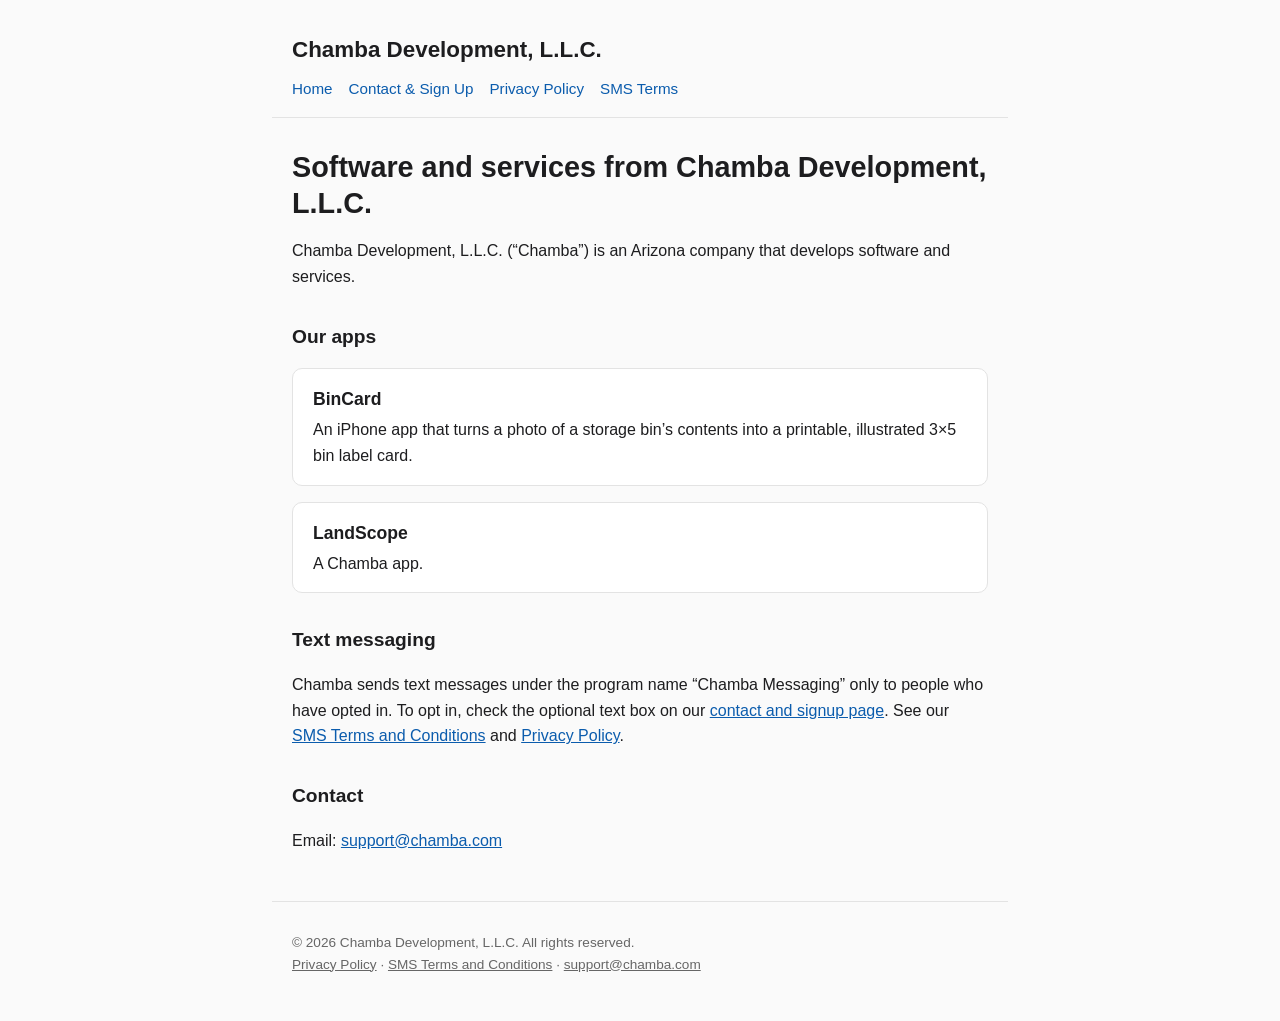
<file: index.html>
<!DOCTYPE html>
<html lang="en">
<head>
  <meta charset="utf-8">
  <meta name="viewport" content="width=device-width, initial-scale=1">
  <title>Chamba Development, L.L.C.</title>
  <meta name="description" content="Chamba Development, L.L.C. develops software and services, including the BinCard and LandScope apps.">
  <link rel="stylesheet" href="style.css">
</head>
<body>
  <header>
    <a class="brand" href="index.html">Chamba Development, L.L.C.</a>
    <nav><a href="index.html">Home</a><a href="signup.html">Contact &amp; Sign Up</a><a href="privacy.html">Privacy Policy</a><a href="sms-terms.html">SMS Terms</a></nav>
  </header>
  <main>
    <h1>Software and services from Chamba Development, L.L.C.</h1>
    <p>Chamba Development, L.L.C. (&ldquo;Chamba&rdquo;) is an Arizona company that develops software and services.</p>

    <h2>Our apps</h2>
    <div class="app">
      <h3>BinCard</h3>
      <p>An iPhone app that turns a photo of a storage bin&rsquo;s contents into a printable, illustrated 3&times;5 bin label card.</p>
    </div>
    <div class="app">
      <h3>LandScope</h3>
      <p>A Chamba app.</p>
    </div>

    <h2>Text messaging</h2>
    <p>Chamba sends text messages under the program name &ldquo;Chamba Messaging&rdquo; only to people who have opted in. To opt in, check the optional text box on our <a href="signup.html">contact and signup page</a>. See our <a href="sms-terms.html">SMS Terms and Conditions</a> and <a href="privacy.html">Privacy Policy</a>.</p>

    <h2>Contact</h2>
    <p>Email: <a href="mailto:support@chamba.com">support@chamba.com</a></p>
  </main>
  <footer>
    <p>&copy; 2026 Chamba Development, L.L.C. All rights reserved.<br>
    <a href="privacy.html">Privacy Policy</a> &middot; <a href="sms-terms.html">SMS Terms and Conditions</a> &middot; <a href="mailto:support@chamba.com">support@chamba.com</a></p>
  </footer>
</body>
</html>
</file>
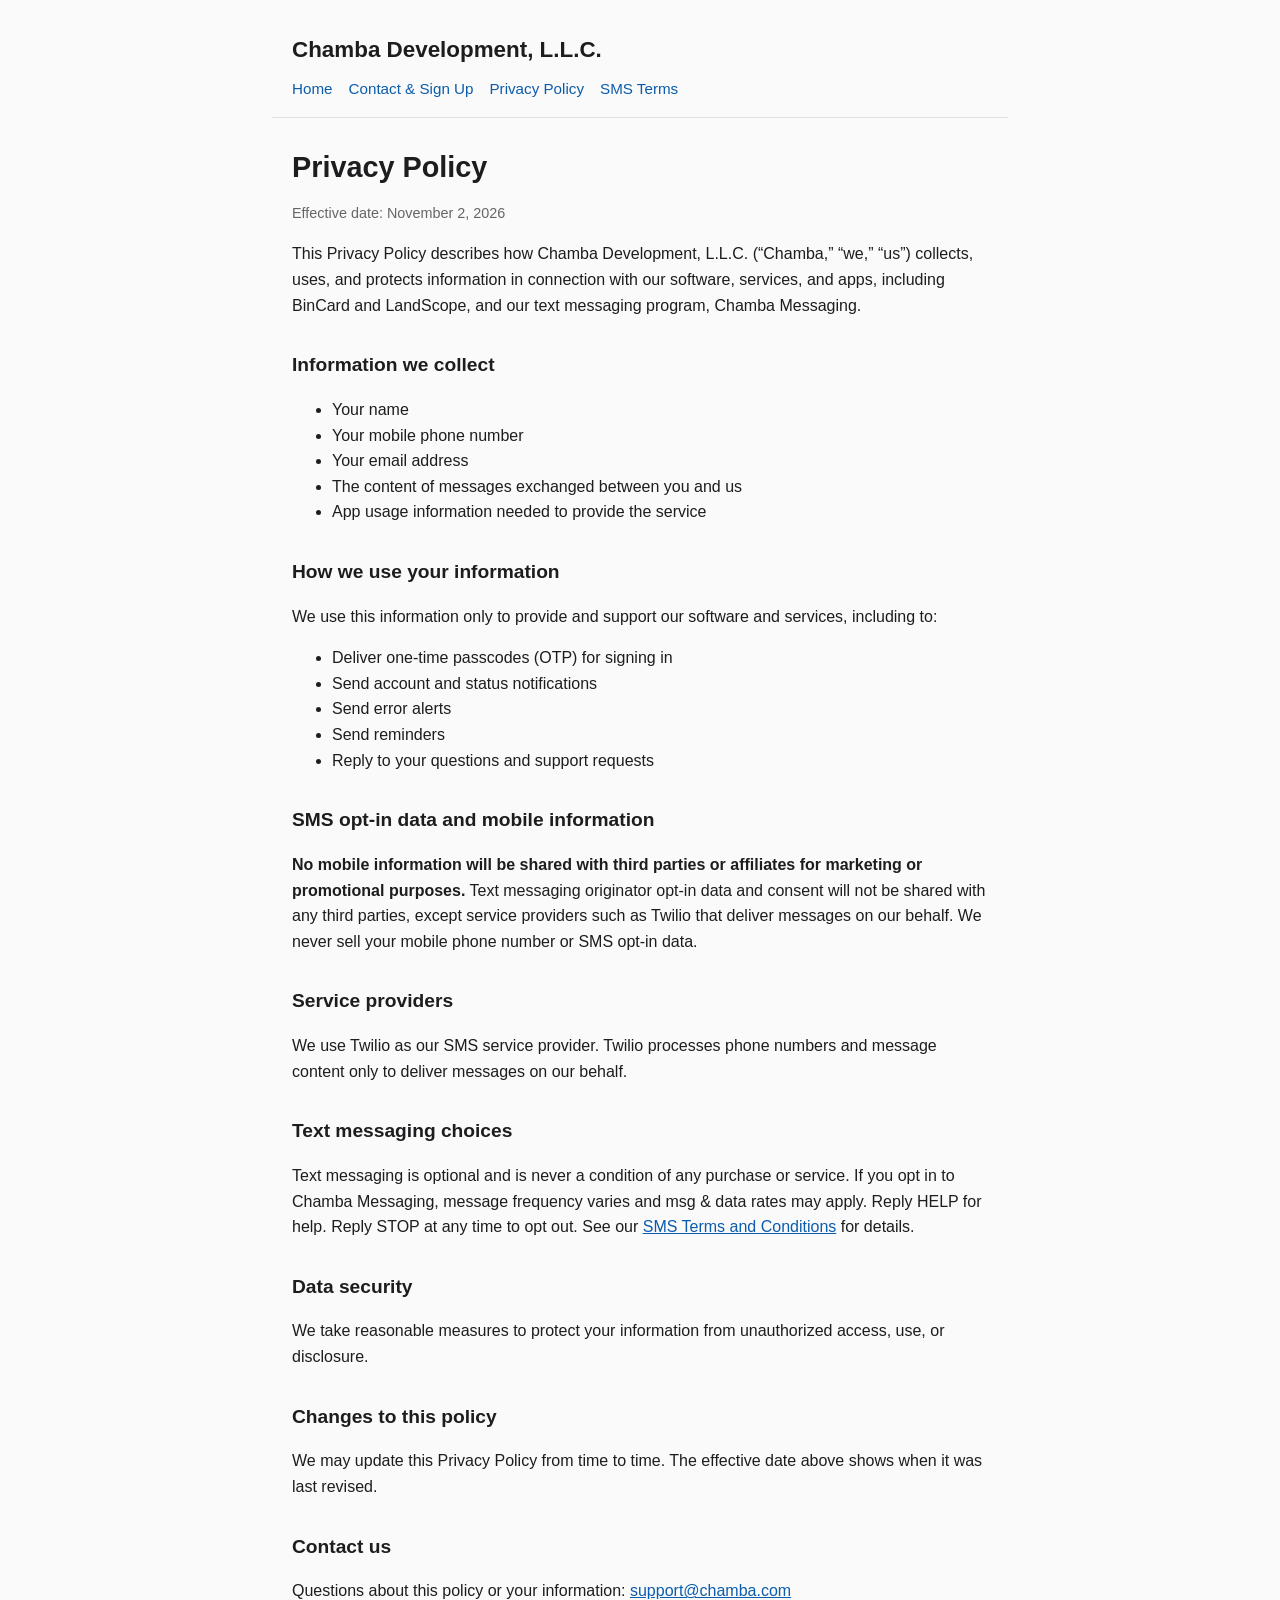
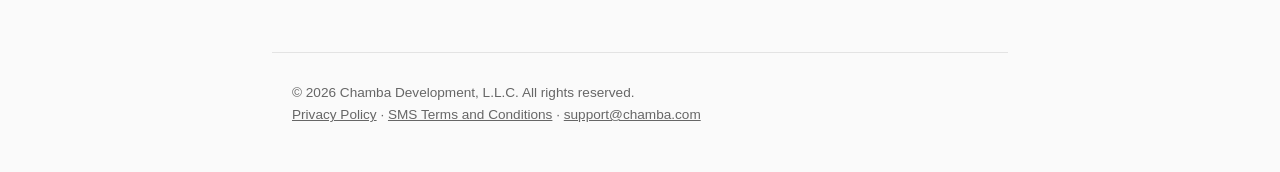
<file: privacy.html>
<!DOCTYPE html>
<html lang="en">
<head>
  <meta charset="utf-8">
  <meta name="viewport" content="width=device-width, initial-scale=1">
  <title>Privacy Policy | Chamba Development, L.L.C.</title>
  <meta name="description" content="Privacy Policy for Chamba Development, L.L.C. and its apps BinCard and LandScope.">
  <link rel="stylesheet" href="style.css">
</head>
<body>
  <header>
    <a class="brand" href="index.html">Chamba Development, L.L.C.</a>
    <nav><a href="index.html">Home</a><a href="signup.html">Contact &amp; Sign Up</a><a href="privacy.html">Privacy Policy</a><a href="sms-terms.html">SMS Terms</a></nav>
  </header>
  <main>
    <h1>Privacy Policy</h1>
    <p class="muted">Effective date: November 2, 2026</p>

    <p>This Privacy Policy describes how Chamba Development, L.L.C. (&ldquo;Chamba,&rdquo; &ldquo;we,&rdquo; &ldquo;us&rdquo;) collects, uses, and protects information in connection with our software, services, and apps, including BinCard and LandScope, and our text messaging program, Chamba Messaging.</p>

    <h2>Information we collect</h2>
    <ul>
      <li>Your name</li>
      <li>Your mobile phone number</li>
      <li>Your email address</li>
      <li>The content of messages exchanged between you and us</li>
      <li>App usage information needed to provide the service</li>
    </ul>

    <h2>How we use your information</h2>
    <p>We use this information only to provide and support our software and services, including to:</p>
    <ul>
      <li>Deliver one-time passcodes (OTP) for signing in</li>
      <li>Send account and status notifications</li>
      <li>Send error alerts</li>
      <li>Send reminders</li>
      <li>Reply to your questions and support requests</li>
    </ul>

    <h2>SMS opt-in data and mobile information</h2>
    <p><strong>No mobile information will be shared with third parties or affiliates for marketing or promotional purposes.</strong> Text messaging originator opt-in data and consent will not be shared with any third parties, except service providers such as Twilio that deliver messages on our behalf. We never sell your mobile phone number or SMS opt-in data.</p>

    <h2>Service providers</h2>
    <p>We use Twilio as our SMS service provider. Twilio processes phone numbers and message content only to deliver messages on our behalf.</p>

    <h2>Text messaging choices</h2>
    <p>Text messaging is optional and is never a condition of any purchase or service. If you opt in to Chamba Messaging, message frequency varies and msg &amp; data rates may apply. Reply HELP for help. Reply STOP at any time to opt out. See our <a href="sms-terms.html">SMS Terms and Conditions</a> for details.</p>

    <h2>Data security</h2>
    <p>We take reasonable measures to protect your information from unauthorized access, use, or disclosure.</p>

    <h2>Changes to this policy</h2>
    <p>We may update this Privacy Policy from time to time. The effective date above shows when it was last revised.</p>

    <h2>Contact us</h2>
    <p>Questions about this policy or your information: <a href="mailto:support@chamba.com">support@chamba.com</a></p>
  </main>
  <footer>
    <p>&copy; 2026 Chamba Development, L.L.C. All rights reserved.<br>
    <a href="privacy.html">Privacy Policy</a> &middot; <a href="sms-terms.html">SMS Terms and Conditions</a> &middot; <a href="mailto:support@chamba.com">support@chamba.com</a></p>
  </footer>
</body>
</html>
</file>
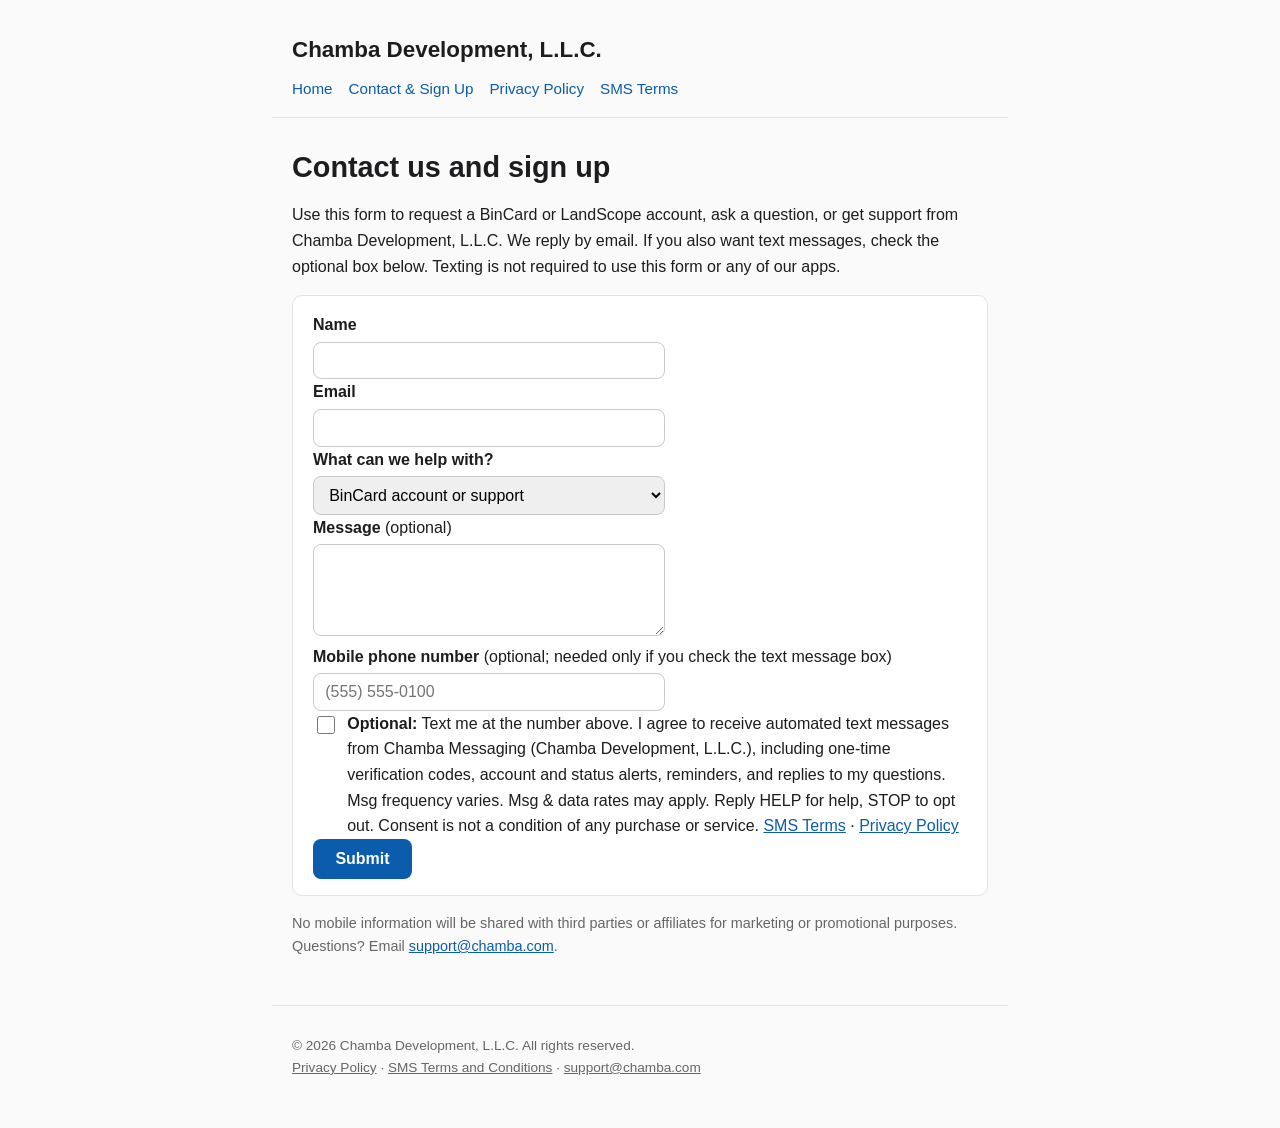
<file: signup.html>
<!DOCTYPE html>
<html lang="en">
<head>
  <meta charset="utf-8">
  <meta name="viewport" content="width=device-width, initial-scale=1">
  <title>Contact and Sign Up | Chamba Development, L.L.C.</title>
  <meta name="description" content="Contact Chamba Development, L.L.C. about BinCard or LandScope, and optionally opt in to Chamba Messaging text messages.">
  <link rel="stylesheet" href="style.css">
</head>
<body>
  <header>
    <a class="brand" href="index.html">Chamba Development, L.L.C.</a>
    <nav><a href="index.html">Home</a><a href="signup.html">Contact &amp; Sign Up</a><a href="privacy.html">Privacy Policy</a><a href="sms-terms.html">SMS Terms</a></nav>
  </header>
  <main>
    <h1>Contact us and sign up</h1>
    <p>Use this form to request a BinCard or LandScope account, ask a question, or get support from Chamba Development, L.L.C. We reply by email. If you also want text messages, check the optional box below. Texting is not required to use this form or any of our apps.</p>

    <form id="signup" class="app" action="https://api.web3forms.com/submit" method="POST">
      <!-- Web3Forms access key: public by design (an alias for support@chamba.com), safe in page source. -->
      <input type="hidden" name="access_key" value="d2a5e407-36b1-48d1-9dfb-457c292901a5">
      <input type="hidden" name="subject" value="New contact / signup - chamba.com">
      <input type="hidden" name="from_name" value="chamba.com contact form">
      <input type="hidden" name="redirect" id="redirect" value="https://chamba.com/thanks.html">
      <input type="hidden" name="consent_text" id="consent_text" value="">
      <input type="hidden" name="consented_at" id="consented_at" value="">
      <input type="hidden" name="sms_opt_in" id="sms_opt_in" value="no">
      <input type="checkbox" name="botcheck" style="display:none" tabindex="-1" autocomplete="off">
      <p>
        <label for="name"><strong>Name</strong></label><br>
        <input id="name" name="name" type="text" autocomplete="name" required>
      </p>
      <p>
        <label for="email"><strong>Email</strong></label><br>
        <input id="email" name="email" type="email" autocomplete="email" required>
      </p>
      <p>
        <label for="app"><strong>What can we help with?</strong></label><br>
        <select id="app" name="topic">
          <option>BinCard account or support</option>
          <option>LandScope account or support</option>
          <option>General question</option>
        </select>
      </p>
      <p>
        <label for="message"><strong>Message</strong> (optional)</label><br>
        <textarea id="message" name="message" rows="4"></textarea>
      </p>
      <p>
        <label for="phone"><strong>Mobile phone number</strong> (optional; needed only if you check the text message box)</label><br>
        <input id="phone" name="phone" type="tel" autocomplete="tel" inputmode="tel" placeholder="(555) 555-0100">
      </p>
      <p class="check">
        <input id="sms_consent" name="sms_consent" type="checkbox" value="yes">
        <label for="sms_consent" id="sms_consent_label"><strong>Optional:</strong> Text me at the number above. I agree to receive automated text messages from Chamba Messaging (Chamba Development, L.L.C.), including one-time verification codes, account and status alerts, reminders, and replies to my questions. Msg frequency varies. Msg &amp; data rates may apply. Reply HELP for help, STOP to opt out. Consent is not a condition of any purchase or service. <a href="sms-terms.html">SMS Terms</a> &middot; <a href="privacy.html">Privacy Policy</a></label>
      </p>
      <p id="error" class="error" role="alert" hidden></p>
      <p><button type="submit">Submit</button></p>
    </form>

    <p class="muted">No mobile information will be shared with third parties or affiliates for marketing or promotional purposes. Questions? Email <a href="mailto:support@chamba.com">support@chamba.com</a>.</p>
  </main>
  <footer>
    <p>&copy; 2026 Chamba Development, L.L.C. All rights reserved.<br>
    <a href="privacy.html">Privacy Policy</a> &middot; <a href="sms-terms.html">SMS Terms and Conditions</a> &middot; <a href="mailto:support@chamba.com">support@chamba.com</a></p>
  </footer>
  <script>
  // Submissions are emailed to support@chamba.com by Web3Forms (web3forms.com), then the visitor lands on thanks.html.
  // The SMS box is optional. Consent text and timestamp are recorded only when it is checked.
  const CONSENT = 'Optional: Text me at the number above. I agree to receive automated text messages from Chamba Messaging (Chamba Development, L.L.C.), including one-time verification codes, account and status alerts, reminders, and replies to my questions. Msg frequency varies. Msg & data rates may apply. Reply HELP for help, STOP to opt out. Consent is not a condition of any purchase or service. SMS Terms: https://chamba.com/sms-terms.html. Privacy Policy: https://chamba.com/privacy.html.';
  document.getElementById('signup').addEventListener('submit', (e) => {
    const f = e.target, err = document.getElementById('error');
    const optIn = f.sms_consent.checked;
    const digits = f.phone.value.replace(/\D/g, '');
    if (optIn && digits.length < 10) {
      e.preventDefault(); err.textContent = 'To get text messages, please enter a valid mobile phone number (or uncheck the optional text box).'; err.hidden = false; return;
    }
    document.getElementById('sms_opt_in').value = optIn ? 'yes' : 'no';
    document.getElementById('consent_text').value = optIn ? CONSENT : '';
    document.getElementById('consented_at').value = optIn ? new Date().toISOString() : '';
    document.getElementById('redirect').value = 'https://chamba.com/thanks.html' + (optIn ? '?sms=1' : '');
  });
  </script>
</body>
</html>
</file>
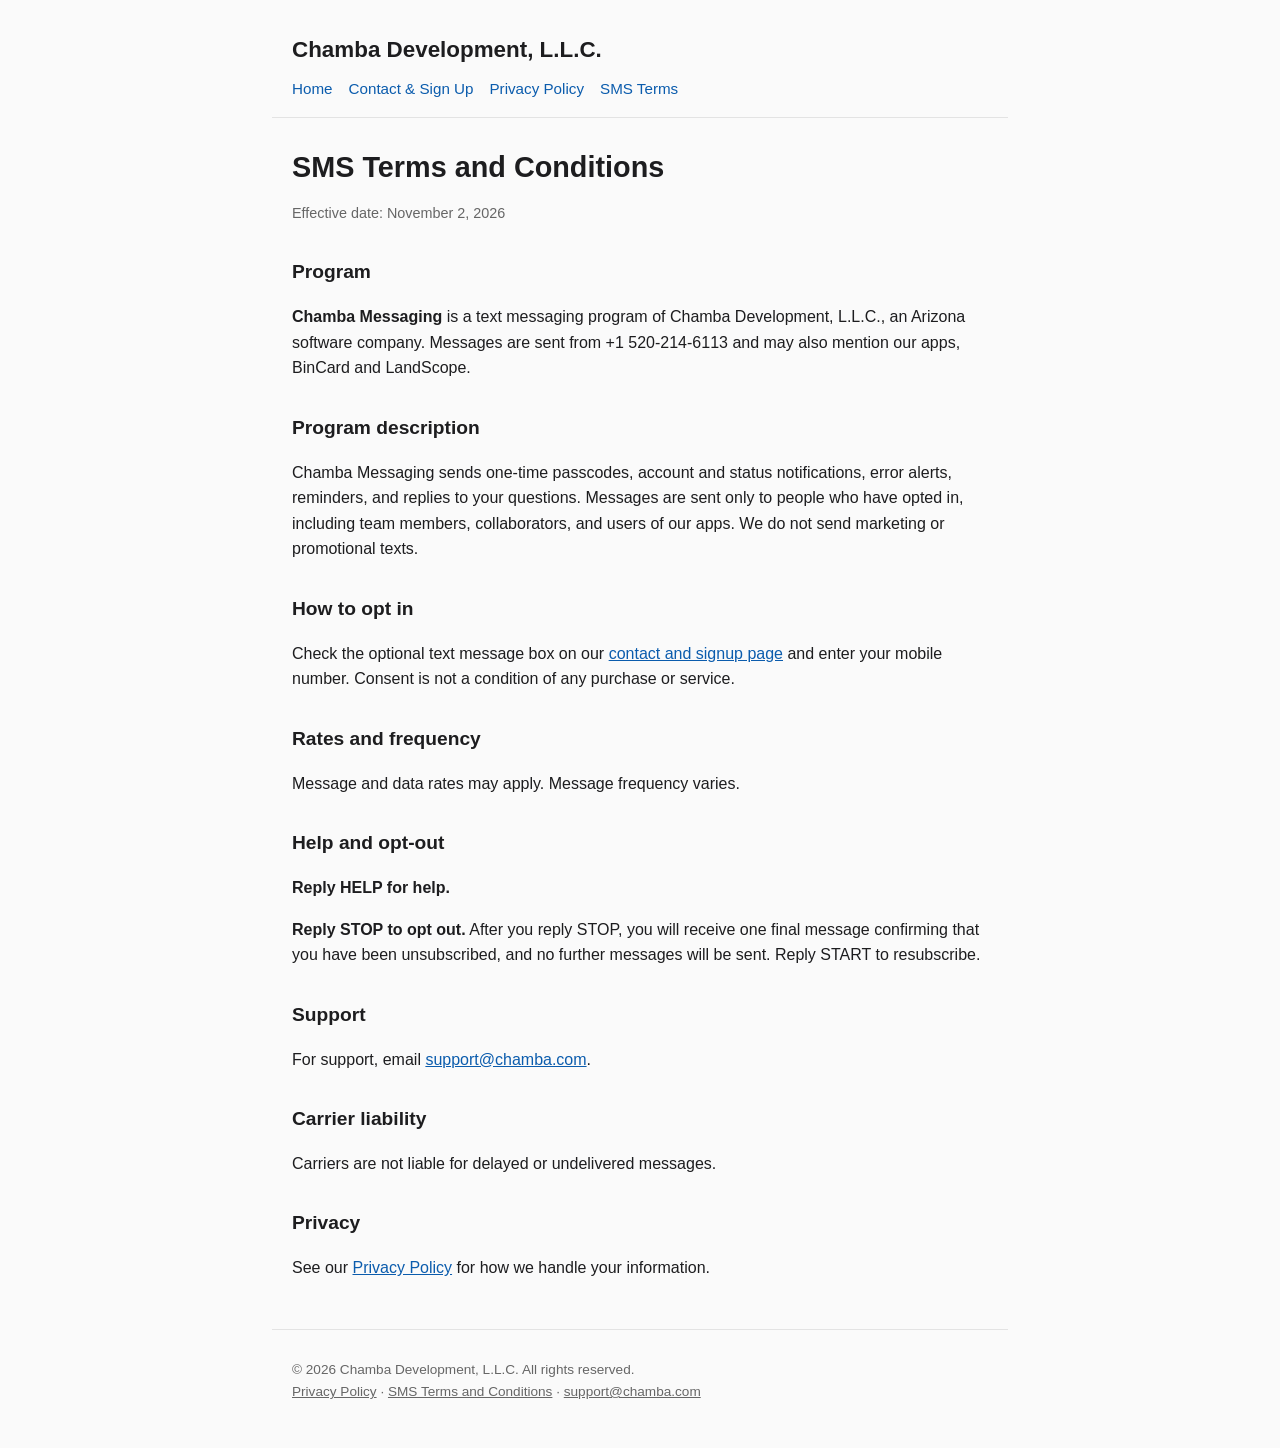
<file: sms-terms.html>
<!DOCTYPE html>
<html lang="en">
<head>
  <meta charset="utf-8">
  <meta name="viewport" content="width=device-width, initial-scale=1">
  <title>SMS Terms and Conditions | Chamba Development, L.L.C.</title>
  <meta name="description" content="SMS Terms and Conditions for Chamba Messaging from Chamba Development, L.L.C.">
  <link rel="stylesheet" href="style.css">
</head>
<body>
  <header>
    <a class="brand" href="index.html">Chamba Development, L.L.C.</a>
    <nav><a href="index.html">Home</a><a href="signup.html">Contact &amp; Sign Up</a><a href="privacy.html">Privacy Policy</a><a href="sms-terms.html">SMS Terms</a></nav>
  </header>
  <main>
    <h1>SMS Terms and Conditions</h1>
    <p class="muted">Effective date: November 2, 2026</p>

    <h2>Program</h2>
    <p><strong>Chamba Messaging</strong> is a text messaging program of Chamba Development, L.L.C., an Arizona software company. Messages are sent from +1 520-214-6113 and may also mention our apps, BinCard and LandScope.</p>

    <h2>Program description</h2>
    <p>Chamba Messaging sends one-time passcodes, account and status notifications, error alerts, reminders, and replies to your questions. Messages are sent only to people who have opted in, including team members, collaborators, and users of our apps. We do not send marketing or promotional texts.</p>

    <h2>How to opt in</h2>
    <p>Check the optional text message box on our <a href="signup.html">contact and signup page</a> and enter your mobile number. Consent is not a condition of any purchase or service.</p>

    <h2>Rates and frequency</h2>
    <p>Message and data rates may apply. Message frequency varies.</p>

    <h2>Help and opt-out</h2>
    <p><strong>Reply HELP for help.</strong></p>
    <p><strong>Reply STOP to opt out.</strong> After you reply STOP, you will receive one final message confirming that you have been unsubscribed, and no further messages will be sent. Reply START to resubscribe.</p>

    <h2>Support</h2>
    <p>For support, email <a href="mailto:support@chamba.com">support@chamba.com</a>.</p>

    <h2>Carrier liability</h2>
    <p>Carriers are not liable for delayed or undelivered messages.</p>

    <h2>Privacy</h2>
    <p>See our <a href="privacy.html">Privacy Policy</a> for how we handle your information.</p>
  </main>
  <footer>
    <p>&copy; 2026 Chamba Development, L.L.C. All rights reserved.<br>
    <a href="privacy.html">Privacy Policy</a> &middot; <a href="sms-terms.html">SMS Terms and Conditions</a> &middot; <a href="mailto:support@chamba.com">support@chamba.com</a></p>
  </footer>
</body>
</html>
</file>
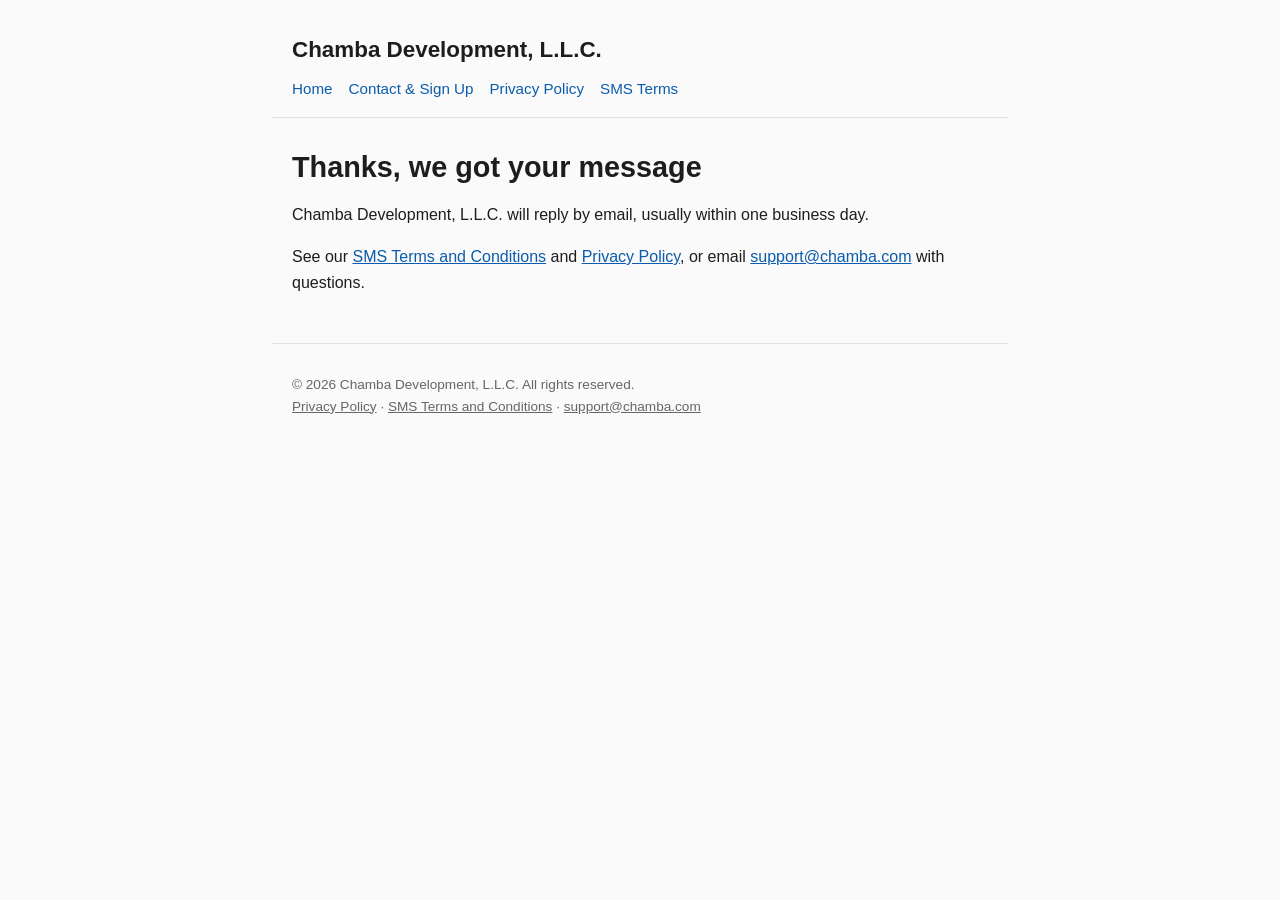
<file: thanks.html>
<!DOCTYPE html>
<html lang="en">
<head>
  <meta charset="utf-8">
  <meta name="viewport" content="width=device-width, initial-scale=1">
  <title>Thanks | Chamba Development, L.L.C.</title>
  <meta name="description" content="Chamba Development, L.L.C. develops software and services, including the BinCard and LandScope apps.">
  <link rel="stylesheet" href="style.css">
</head>
<body>
  <header>
    <a class="brand" href="index.html">Chamba Development, L.L.C.</a>
    <nav><a href="index.html">Home</a><a href="signup.html">Contact &amp; Sign Up</a><a href="privacy.html">Privacy Policy</a><a href="sms-terms.html">SMS Terms</a></nav>
  </header>
  <main>
    <h1>Thanks, we got your message</h1>
    <p>Chamba Development, L.L.C. will reply by email, usually within one business day.</p>
    <div id="sms" hidden>
      <p>You opted in to Chamba Messaging. You&rsquo;ll receive a text confirming your enrollment. Msg frequency varies. Msg &amp; data rates may apply. Reply HELP for help, STOP to opt out at any time.</p>
    </div>
    <p>See our <a href="sms-terms.html">SMS Terms and Conditions</a> and <a href="privacy.html">Privacy Policy</a>, or email <a href="mailto:support@chamba.com">support@chamba.com</a> with questions.</p>
  </main>
  <footer>
    <p>&copy; 2026 Chamba Development, L.L.C. All rights reserved.<br>
    <a href="privacy.html">Privacy Policy</a> &middot; <a href="sms-terms.html">SMS Terms and Conditions</a> &middot; <a href="mailto:support@chamba.com">support@chamba.com</a></p>
  </footer>
  <script>
  if (new URLSearchParams(location.search).get('sms') === '1') document.getElementById('sms').hidden = false;
  </script>
</body>
</html>
</file>
<file: style.css>
*,*::before,*::after{box-sizing:border-box}
html{-webkit-text-size-adjust:100%}
body{margin:0;font-family:-apple-system,BlinkMacSystemFont,"Segoe UI",Roboto,Helvetica,Arial,sans-serif;line-height:1.6;color:#1d1d1f;background:#fafafa}
header,main,footer{max-width:46rem;margin:0 auto;padding:0 1.25rem}
header{padding-top:2rem;padding-bottom:1rem;border-bottom:1px solid #e3e3e3}
header .brand{font-size:1.4rem;font-weight:700;color:#1d1d1f;text-decoration:none}
nav{margin-top:.5rem}
nav a{margin-right:1rem;color:#0b5cad;text-decoration:none;font-size:.95rem}
nav a:hover,main a:hover{text-decoration:underline}
main{padding-top:1.5rem;padding-bottom:2rem}
main a{color:#0b5cad}
h1{font-size:1.8rem;line-height:1.25;margin:.5rem 0 1rem}
h2{font-size:1.2rem;margin:2rem 0 .5rem}
.app{background:#fff;border:1px solid #e3e3e3;border-radius:10px;padding:1rem 1.25rem;margin:1rem 0}
.app h3{margin:0 0 .25rem;font-size:1.1rem}
.app p{margin:0}
.muted{color:#666;font-size:.9rem}
footer{border-top:1px solid #e3e3e3;padding-top:1rem;padding-bottom:2rem;font-size:.85rem;color:#666}
footer a{color:#666}
form input[type=text],form input[type=tel],form input[type=email],form select,form textarea{width:100%;max-width:22rem;padding:.55rem .7rem;font-size:1rem;border:1px solid #c9c9c9;border-radius:8px;margin-top:.25rem}
.check{display:flex;gap:.6rem;align-items:flex-start}
.check input{margin-top:.35rem;flex:none;width:1.1rem;height:1.1rem}
button{background:#0b5cad;color:#fff;border:0;border-radius:8px;padding:.7rem 1.4rem;font-size:1rem;font-weight:600;cursor:pointer}
button:hover{background:#094a8b}
.error{color:#b00020}
</file>
